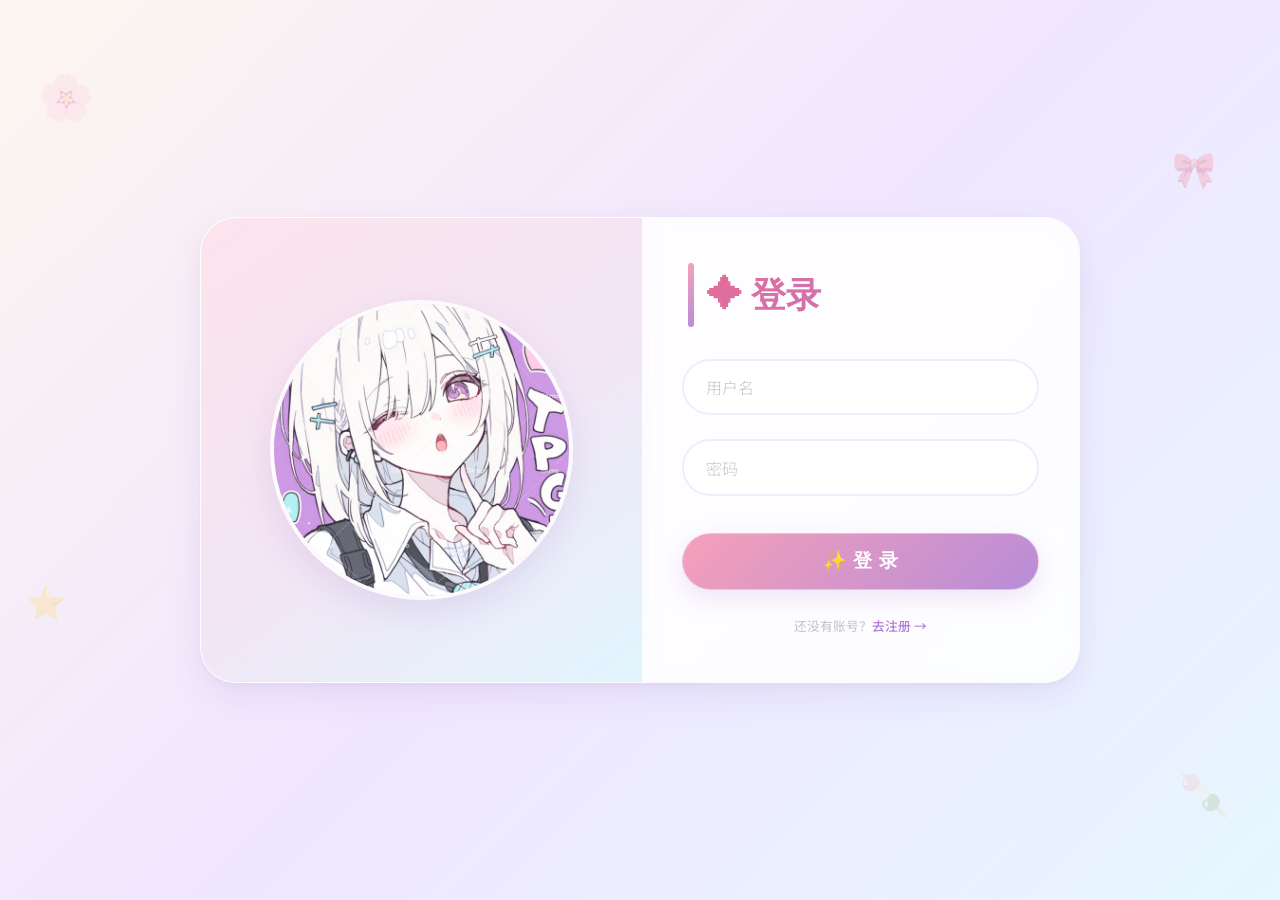
<file: index.html>
<!DOCTYPE html>
<html lang="zh-CN">
<head>
  <meta charset="UTF-8">
  <meta name="viewport" content="width=device-width, initial-scale=1.0">
  <title>🌸 登录 · 次元书屋</title>
  <link rel="stylesheet" href="assets/css/base.css">
  <style>
    /* ===== 登录页专属样式 ===== */
    body {
      display: flex;
      align-items: center;
      justify-content: center;
      padding: 1.5rem;
    }

    /* 登录卡片 */
    .login-box {
      display: flex;
      max-width: 880px;
      width: 100%;
      background: rgba(255, 255, 255, 0.55);
      backdrop-filter: blur(16px);
      -webkit-backdrop-filter: blur(16px);
      border-radius: 36px;
      box-shadow: var(--shadow-lg), var(--shadow-sm);
      overflow: hidden;
      border: 1px solid rgba(255, 255, 255, 0.7);
      transition: all 0.3s ease;
      position: relative;
      z-index: 1;
    }
    .login-box:hover {
      box-shadow: var(--shadow-hover), var(--shadow-sm);
    }

    /* 左边图片 */
    .left-img {
      flex: 1.1;
      background: linear-gradient(145deg, #fce4ec, #f3e5f5, #e1f5fe);
      display: flex;
      align-items: center;
      justify-content: center;
      padding: 2rem 1.5rem;
      min-height: 380px;
    }
    .left-img img {
      max-width: 100%;
      max-height: 300px;
      width: auto;
      height: auto;
      border-radius: 50%;
      object-fit: cover;
      box-shadow: 0 12px 32px rgba(150, 100, 180, 0.15);
      border: 4px solid rgba(255, 255, 255, 0.8);
      transition: transform 0.4s cubic-bezier(.34,1.56,.64,1), box-shadow 0.4s ease;
    }
    .left-img img:hover {
      transform: scale(1.05) rotate(-2deg);
      box-shadow: 0 18px 40px rgba(150, 100, 180, 0.2);
    }

    /* 右边表单 */
    .right-form {
      flex: 1;
      padding: 2.8rem 2.5rem;
      display: flex;
      flex-direction: column;
      justify-content: center;
      background: rgba(255, 255, 255, 0.5);
      backdrop-filter: blur(8px);
      -webkit-backdrop-filter: blur(8px);
    }
    .right-form h2 {
      font-size: 2.2rem;
      font-weight: 600;
      font-family: var(--font-display);
      letter-spacing: -0.01em;
      margin-bottom: 2rem;
      background: linear-gradient(135deg, var(--color-accent), var(--color-primary));
      -webkit-background-clip: text;
      -webkit-text-fill-color: transparent;
      background-clip: text;
      border-left: 6px solid transparent;
      padding-left: 1.2rem;
      position: relative;
    }
    .right-form h2::before {
      content: '';
      position: absolute;
      left: 0; top: 0; bottom: 0;
      width: 6px;
      background: linear-gradient(180deg, var(--color-secondary), var(--color-primary-light));
      border-radius: 3px;
    }

    .input-item {
      margin-bottom: 1.5rem;
    }
    .input-item input {
      width: 100%;
      padding: 0.9rem 1.4rem;
      font-size: 1rem;
      font-family: var(--font-sans);
      border: 2px solid rgba(176, 124, 216, 0.15);
      border-radius: 28px;
      outline: none;
      background: rgba(255, 255, 255, 0.7);
      backdrop-filter: blur(4px);
      transition: border 0.3s ease, box-shadow 0.3s ease, background 0.3s ease;
    }
    .input-item input:focus {
      border-color: var(--color-primary);
      box-shadow: 0 0 0 4px rgba(176, 124, 216, 0.12);
      background: rgba(255, 255, 255, 0.9);
    }
    .input-item input::placeholder {
      color: var(--text-muted);
      font-weight: 300;
    }

    .login-btn {
      background: linear-gradient(135deg, var(--color-secondary), var(--color-primary-light));
      color: white;
      border: none;
      padding: 0.9rem 1.8rem;
      font-size: 1.2rem;
      font-weight: 600;
      font-family: var(--font-display);
      border-radius: 40px;
      cursor: pointer;
      margin-top: 0.8rem;
      transition: all var(--transition-spring);
      box-shadow: 0 8px 24px rgba(176, 124, 216, 0.2);
      border: 1px solid rgba(255, 255, 255, 0.4);
      letter-spacing: .04em;
    }
    .login-btn:hover {
      transform: translateY(-2px) scale(1.02);
      box-shadow: 0 12px 32px rgba(176, 124, 216, 0.3);
      background: linear-gradient(135deg, #f08ca8, #a86dd0);
    }
    .login-btn:active {
      transform: translateY(1px) scale(0.98);
      box-shadow: 0 4px 12px rgba(176, 124, 216, 0.15);
    }

    .form-footer {
      margin-top: 1.5rem;
      text-align: center;
      font-size: 0.8rem;
      color: var(--text-muted);
    }
    .form-footer a {
      color: var(--color-primary);
      text-decoration: none;
      font-weight: 500;
    }
    .form-footer a:hover { text-decoration: underline; }

    /* Toast */
    #login-toast {
      position: fixed;
      top: 24px;
      left: 50%;
      transform: translateX(-50%) translateY(-20px);
      min-width: 260px;
      max-width: 90vw;
      padding: 14px 26px;
      font-family: var(--font-sans);
      font-size: 1.05rem;
      font-weight: 500;
      text-align: center;
      border-radius: 60px;
      backdrop-filter: blur(16px);
      -webkit-backdrop-filter: blur(16px);
      z-index: 9999;
      opacity: 0;
      transition: opacity 0.35s ease, transform 0.35s var(--transition-spring);
      pointer-events: none;
      letter-spacing: 0.3px;
      background: rgba(40, 30, 50, 0.85);
      border: 1px solid rgba(255, 255, 255, 0.15);
      color: white;
      box-shadow: 0 12px 32px rgba(0, 0, 0, 0.1);
    }
    #login-toast.show {
      opacity: 1;
      transform: translateX(-50%) translateY(0);
    }
    #login-toast.success {
      background: rgba(40, 60, 50, 0.9);
      border-left: 6px solid #6fcf97;
    }
    #login-toast.error {
      background: rgba(70, 40, 45, 0.9);
      border-left: 6px solid #e07373;
    }

    /* 移动端 */
    @media (max-width: 640px) {
      .login-box {
        flex-direction: column;
        border-radius: 28px;
      }
      .left-img {
        padding: 1.8rem;
        min-height: 200px;
      }
      .right-form {
        padding: 1.8rem 2rem 2.5rem;
      }
      .right-form h2 {
        font-size: 1.9rem;
      }
    }
  </style>
</head>
<body>

  <!-- 浮动装饰 -->
  <div class="deco">🌸</div>
  <div class="deco">🎀</div>
  <div class="deco">⭐</div>
  <div class="deco">🍡</div>

  <!-- 登录卡片 -->
  <div class="login-box">
    <div class="left-img">
      <img src="assets/images/IMG_20260409_223616.jpg" alt="头像">
    </div>

    <div class="right-form">
      <h2>✦ 登录</h2>
      <div class="input-item">
        <input type="text" placeholder="用户名" id="usernameInput" value="">
      </div>
      <div class="input-item">
        <input type="password" placeholder="密码" id="passwordInput" value="">
      </div>
      <button class="login-btn" id="loginButton">✨ 登 录</button>
      <div class="form-footer">
        还没有账号？<a href="register.html">去注册 →</a>
      </div>
    </div>
  </div>

  <div id="login-toast"></div>

  <script src="assets/js/utils/storage.js"></script>
  <script src="assets/js/components/toast.js"></script>
  <script>
    (function() {
      "use strict";

      const VALID_USERNAME = '张三';
      const VALID_PASSWORD = '123456';

      const usernameInput = document.getElementById('usernameInput');
      const passwordInput = document.getElementById('passwordInput');
      const loginBtn = document.getElementById('loginButton');
      const toastEl = document.getElementById('login-toast');

      let toastTimer = null;

      function showLoginToast(message, type = 'info') {
        if (toastTimer) {
          clearTimeout(toastTimer);
          toastTimer = null;
        }
        toastEl.textContent = message;
        toastEl.className = '';
        if (type === 'success') toastEl.classList.add('success');
        else if (type === 'error') toastEl.classList.add('error');
        toastEl.classList.add('show');

        toastTimer = setTimeout(() => {
          toastEl.classList.remove('show');
          toastTimer = null;
        }, 2800);
      }

      function handleLogin() {
        const username = usernameInput.value.trim();
        const password = passwordInput.value;

        if (!username) {
          showLoginToast('❓ 请输入用户名', 'error');
          return;
        }
        if (!password) {
          showLoginToast('❓ 请输入密码', 'error');
          return;
        }

        if (username === VALID_USERNAME && password === VALID_PASSWORD) {
          if (toastTimer) clearTimeout(toastTimer);
          toastEl.textContent = '✅ 登录成功！正在进入次元书屋...';
          toastEl.className = '';
          toastEl.classList.add('success', 'show');

          // 保存登录状态
          Storage.set('user', { name: VALID_USERNAME, avatar: '三' });

          setTimeout(() => {
            window.location.href = 'pages/library.html';
          }, 800);
        } else {
          let errorMsg = '';
          if (username !== VALID_USERNAME && password !== VALID_PASSWORD) {
            errorMsg = '❌ 账号和密码均错误';
          } else if (username !== VALID_USERNAME) {
            errorMsg = '❌ 账号不存在';
          } else if (password !== VALID_PASSWORD) {
            errorMsg = '❌ 密码错误';
          }
          if (!errorMsg) errorMsg = '❌ 登录失败，请检查输入';

          showLoginToast(errorMsg, 'error');

          loginBtn.style.transform = 'translateX(2px)';
          setTimeout(() => loginBtn.style.transform = '', 80);
          setTimeout(() => loginBtn.style.transform = 'translateX(-2px)', 120);
          setTimeout(() => loginBtn.style.transform = '', 200);
        }
      }

      if (loginBtn) {
        loginBtn.removeAttribute('onclick');
        loginBtn.addEventListener('click', handleLogin);
      }
      if (passwordInput) {
        passwordInput.addEventListener('keypress', (e) => {
          if (e.key === 'Enter') { e.preventDefault(); handleLogin(); }
        });
      }
      if (usernameInput) {
        usernameInput.addEventListener('keypress', (e) => {
          if (e.key === 'Enter') { e.preventDefault(); handleLogin(); }
        });
      }

      console.log('🔐 登录验证已启用 — 正确账号: 张三 / 123456');
    })();
  </script>
</body>
</html>
</file>
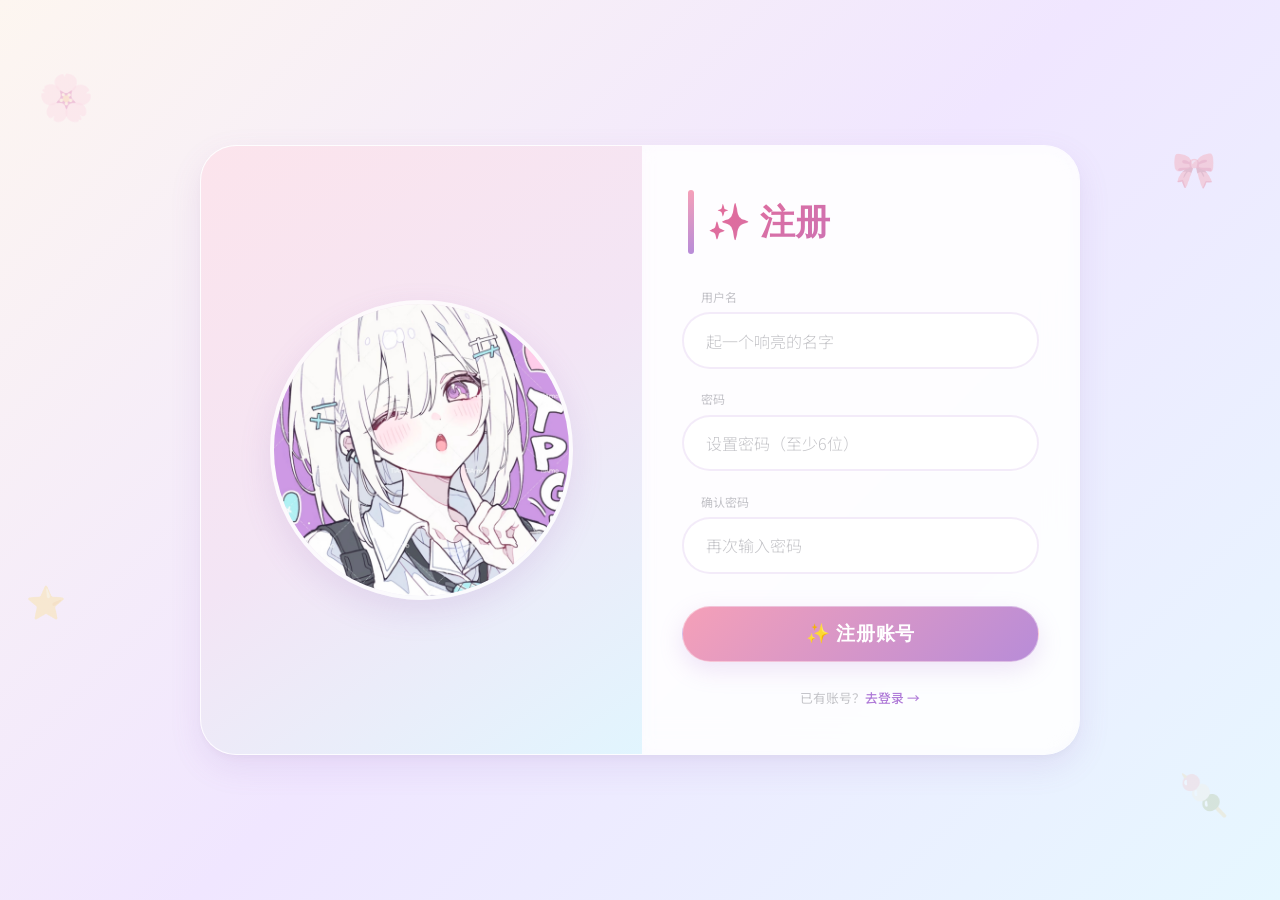
<file: register.html>
<!DOCTYPE html>
<html lang="zh-CN">
<head>
  <meta charset="UTF-8">
  <meta name="viewport" content="width=device-width, initial-scale=1.0">
  <title>✨ 注册 · 次元书屋</title>
  <link rel="stylesheet" href="assets/css/base.css">
  <style>
    body {
      display: flex;
      align-items: center;
      justify-content: center;
      padding: 1.5rem;
    }

    .register-box {
      display: flex;
      max-width: 880px;
      width: 100%;
      background: rgba(255, 255, 255, 0.55);
      backdrop-filter: blur(16px);
      -webkit-backdrop-filter: blur(16px);
      border-radius: 36px;
      box-shadow: var(--shadow-lg), var(--shadow-sm);
      overflow: hidden;
      border: 1px solid rgba(255, 255, 255, 0.7);
      transition: all 0.3s ease;
      position: relative;
      z-index: 1;
    }
    .register-box:hover {
      box-shadow: var(--shadow-hover), var(--shadow-sm);
    }

    .left-img {
      flex: 1.1;
      background: linear-gradient(145deg, #fce4ec, #f3e5f5, #e1f5fe);
      display: flex;
      align-items: center;
      justify-content: center;
      padding: 2rem 1.5rem;
      min-height: 380px;
    }
    .left-img img {
      max-width: 100%;
      max-height: 300px;
      width: auto;
      height: auto;
      border-radius: 50%;
      object-fit: cover;
      box-shadow: 0 12px 32px rgba(150, 100, 180, 0.15);
      border: 4px solid rgba(255, 255, 255, 0.8);
      transition: transform 0.4s cubic-bezier(.34,1.56,.64,1), box-shadow 0.4s ease;
    }
    .left-img img:hover {
      transform: scale(1.05) rotate(-2deg);
      box-shadow: 0 18px 40px rgba(150, 100, 180, 0.2);
    }

    .right-form {
      flex: 1;
      padding: 2.8rem 2.5rem;
      display: flex;
      flex-direction: column;
      justify-content: center;
      background: rgba(255, 255, 255, 0.5);
      backdrop-filter: blur(8px);
      -webkit-backdrop-filter: blur(8px);
    }
    .right-form h2 {
      font-size: 2.2rem;
      font-weight: 600;
      font-family: var(--font-display);
      letter-spacing: -0.01em;
      margin-bottom: 2rem;
      background: linear-gradient(135deg, var(--color-accent), var(--color-primary));
      -webkit-background-clip: text;
      -webkit-text-fill-color: transparent;
      background-clip: text;
      border-left: 6px solid transparent;
      padding-left: 1.2rem;
      position: relative;
    }
    .right-form h2::before {
      content: '';
      position: absolute;
      left: 0; top: 0; bottom: 0;
      width: 6px;
      background: linear-gradient(180deg, var(--color-secondary), var(--color-primary-light));
      border-radius: 3px;
    }

    .input-item {
      margin-bottom: 1.2rem;
    }
    .input-item input {
      width: 100%;
      padding: 0.9rem 1.4rem;
      font-size: 1rem;
      font-family: var(--font-sans);
      border: 2px solid rgba(176, 124, 216, 0.15);
      border-radius: 28px;
      outline: none;
      background: rgba(255, 255, 255, 0.7);
      backdrop-filter: blur(4px);
      transition: border 0.3s ease, box-shadow 0.3s ease, background 0.3s ease;
    }
    .input-item input:focus {
      border-color: var(--color-primary);
      box-shadow: 0 0 0 4px rgba(176, 124, 216, 0.12);
      background: rgba(255, 255, 255, 0.9);
    }
    .input-item input::placeholder {
      color: var(--text-muted);
      font-weight: 300;
    }
    .input-item label {
      display: block;
      font-size: 0.75rem;
      color: var(--text-muted);
      margin-bottom: 0.3rem;
      padding-left: 1.2rem;
    }

    .register-btn {
      background: linear-gradient(135deg, var(--color-secondary), var(--color-primary-light));
      color: white;
      border: none;
      padding: 0.9rem 1.8rem;
      font-size: 1.2rem;
      font-weight: 600;
      font-family: var(--font-display);
      border-radius: 40px;
      cursor: pointer;
      margin-top: 0.8rem;
      transition: all var(--transition-spring);
      box-shadow: 0 8px 24px rgba(176, 124, 216, 0.2);
      border: 1px solid rgba(255, 255, 255, 0.4);
      letter-spacing: .04em;
    }
    .register-btn:hover {
      transform: translateY(-2px) scale(1.02);
      box-shadow: 0 12px 32px rgba(176, 124, 216, 0.3);
      background: linear-gradient(135deg, #f08ca8, #a86dd0);
    }

    .form-footer {
      margin-top: 1.5rem;
      text-align: center;
      font-size: 0.8rem;
      color: var(--text-muted);
    }
    .form-footer a {
      color: var(--color-primary);
      text-decoration: none;
      font-weight: 500;
    }
    .form-footer a:hover { text-decoration: underline; }

    #register-toast {
      position: fixed;
      top: 24px;
      left: 50%;
      transform: translateX(-50%) translateY(-20px);
      min-width: 260px;
      max-width: 90vw;
      padding: 14px 26px;
      font-family: var(--font-sans);
      font-size: 1.05rem;
      font-weight: 500;
      text-align: center;
      border-radius: 60px;
      backdrop-filter: blur(16px);
      -webkit-backdrop-filter: blur(16px);
      z-index: 9999;
      opacity: 0;
      transition: opacity 0.35s ease, transform 0.35s var(--transition-spring);
      pointer-events: none;
      letter-spacing: 0.3px;
      background: rgba(40, 30, 50, 0.85);
      border: 1px solid rgba(255, 255, 255, 0.15);
      color: white;
      box-shadow: 0 12px 32px rgba(0, 0, 0, 0.1);
    }
    #register-toast.show { opacity: 1; transform: translateX(-50%) translateY(0); }
    #register-toast.success { background: rgba(40, 60, 50, 0.9); border-left: 6px solid #6fcf97; }
    #register-toast.error { background: rgba(70, 40, 45, 0.9); border-left: 6px solid #e07373; }

    @media (max-width: 640px) {
      .register-box { flex-direction: column; border-radius: 28px; }
      .left-img { padding: 1.8rem; min-height: 200px; }
      .right-form { padding: 1.8rem 2rem 2.5rem; }
      .right-form h2 { font-size: 1.9rem; }
    }
  </style>
</head>
<body>

  <div class="deco">🌸</div>
  <div class="deco">🎀</div>
  <div class="deco">⭐</div>
  <div class="deco">🍡</div>

  <div class="register-box">
    <div class="left-img">
      <img src="assets/images/IMG_20260409_223616.jpg" alt="头像">
    </div>

    <div class="right-form">
      <h2>✨ 注册</h2>
      <div class="input-item">
        <label>用户名</label>
        <input type="text" placeholder="起一个响亮的名字" id="regUsername" value="">
      </div>
      <div class="input-item">
        <label>密码</label>
        <input type="password" placeholder="设置密码（至少6位）" id="regPassword" value="">
      </div>
      <div class="input-item">
        <label>确认密码</label>
        <input type="password" placeholder="再次输入密码" id="regConfirm" value="">
      </div>
      <button class="register-btn" id="registerBtn">✨ 注册账号</button>
      <div class="form-footer">
        已有账号？<a href="index.html">去登录 →</a>
      </div>
    </div>
  </div>

  <div id="register-toast"></div>

  <script>
    (function() {
      "use strict";

      const regBtn = document.getElementById('registerBtn');
      const toastEl = document.getElementById('register-toast');
      let toastTimer = null;

      function showToast(message, type) {
        if (toastTimer) { clearTimeout(toastTimer); toastTimer = null; }
        toastEl.textContent = message;
        toastEl.className = '';
        if (type === 'success') toastEl.classList.add('success');
        else if (type === 'error') toastEl.classList.add('error');
        toastEl.classList.add('show');
        toastTimer = setTimeout(() => { toastEl.classList.remove('show'); toastTimer = null; }, 2800);
      }

      function validate() {
        const user = document.getElementById('regUsername').value.trim();
        const pass = document.getElementById('regPassword').value;
        const confirm = document.getElementById('regConfirm').value;

        if (!user) return '❓ 请输入用户名';
        if (user.length < 2) return '❌ 用户名至少2个字符';
        if (!pass) return '❓ 请输入密码';
        if (pass.length < 6) return '❌ 密码至少6位';
        if (pass !== confirm) return '❌ 两次密码不一致';
        return null;
      }

      regBtn.addEventListener('click', function() {
        const err = validate();
        if (err) { showToast(err, 'error'); return; }

        const user = document.getElementById('regUsername').value.trim();
        const pass = document.getElementById('regPassword').value;

        // 模拟注册（存储到 localStorage）
        const users = JSON.parse(localStorage.getItem('db_users') || '[]');
        if (users.find(u => u.name === user)) {
          showToast('❌ 用户名已被注册', 'error');
          return;
        }
        users.push({ name: user, pass: pass, createdAt: Date.now() });
        localStorage.setItem('db_users', JSON.stringify(users));

        showToast('✅ 注册成功！即将跳转登录...', 'success');
        setTimeout(() => { window.location.href = 'index.html'; }, 1200);
      });
    })();
  </script>
</body>
</html>
</file>
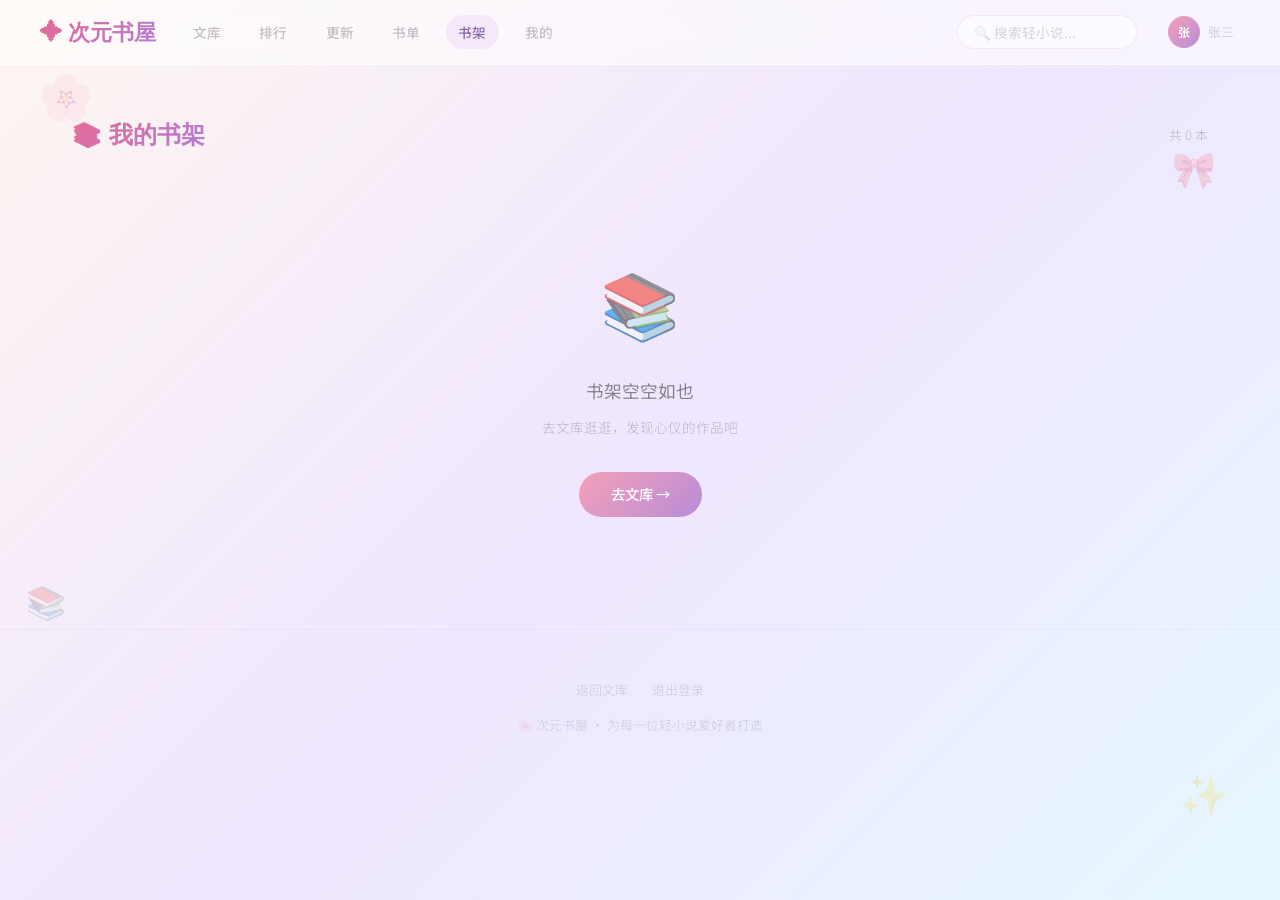
<file: pages/bookshelf.html>
<!DOCTYPE html>
<html lang="zh-CN">
<head>
<meta charset="UTF-8">
<meta name="viewport" content="width=device-width, initial-scale=1.0">
<title>📚 我的书架 · 次元书屋</title>
<link rel="stylesheet" href="../assets/css/base.css">
<link rel="stylesheet" href="../assets/css/layout.css">
<link rel="stylesheet" href="../assets/css/pages/bookshelf.css">
</head>
<body>

<div class="deco">🌸</div>
<div class="deco">🎀</div>
<div class="deco">📚</div>
<div class="deco">✨</div>

<div class="content">

<nav class="navbar">
  <div class="nav-inner">
    <a href="./library.html" class="nav-logo">✦ 次元书屋</a>
    <div class="nav-links">
      <a href="./library.html">文库</a>
      <a href="./ranking.html">排行</a>
      <a href="./update-calendar.html">更新</a>
      <a href="./booklists.html">书单</a>
      <a href="./bookshelf.html" class="active">书架</a>
      <a href="./user.html">我的</a>
    </div>
    <div class="nav-search">
      <div class="search-wrap">
        <input type="text" id="searchInput" placeholder="🔍 搜索轻小说..." onkeydown="handleNavSearch(event)">
      </div>
    </div>
    <div class="nav-user">
      <span class="avatar">三</span>
      <span>张三</span>
    </div>
  </div>
</nav>

<section class="section">
  <div class="section-header">
    <h2>📚 我的书架</h2>
    <span style="font-size:.8rem;color:rgba(61,61,74,.3);font-weight:300;" id="shelfCount">共 0 本</span>
  </div>

  <!-- 继续阅读 -->
  <div class="continue-reading" id="continueReading"></div>

  <!-- 书架网格 -->
  <div class="shelf-grid" id="shelfGrid"></div>

  <!-- 空状态 -->
  <div class="empty-state" id="emptyState" style="display:none;">
    <div class="empty-icon">📚</div>
    <p>书架空空如也</p>
    <p class="empty-sub">去文库逛逛，发现心仪的作品吧</p>
    <a href="./library.html" class="empty-btn">去文库 →</a>
  </div>
</section>

<footer class="footer">
  <div class="footer-links">
    <a href="./library.html">返回文库</a>
    <a href="../index.html">退出登录</a>
  </div>
  <p>🌸 次元书屋 · 为每一位轻小说爱好者打造</p>
</footer>

</div>

<div id="toast"></div>

<script src="../assets/js/utils/storage.js"></script>
<script src="../assets/js/utils/formatter.js"></script>
<script src="../assets/js/components/toast.js"></script>
<script src="../assets/js/core/state.js"></script>
<script src="../assets/js/components/user-init.js"></script>
<script src="../assets/js/data/novels.js"></script>
<script src="../assets/js/pages/bookshelf.js"></script>
</body>
</html>
</file>
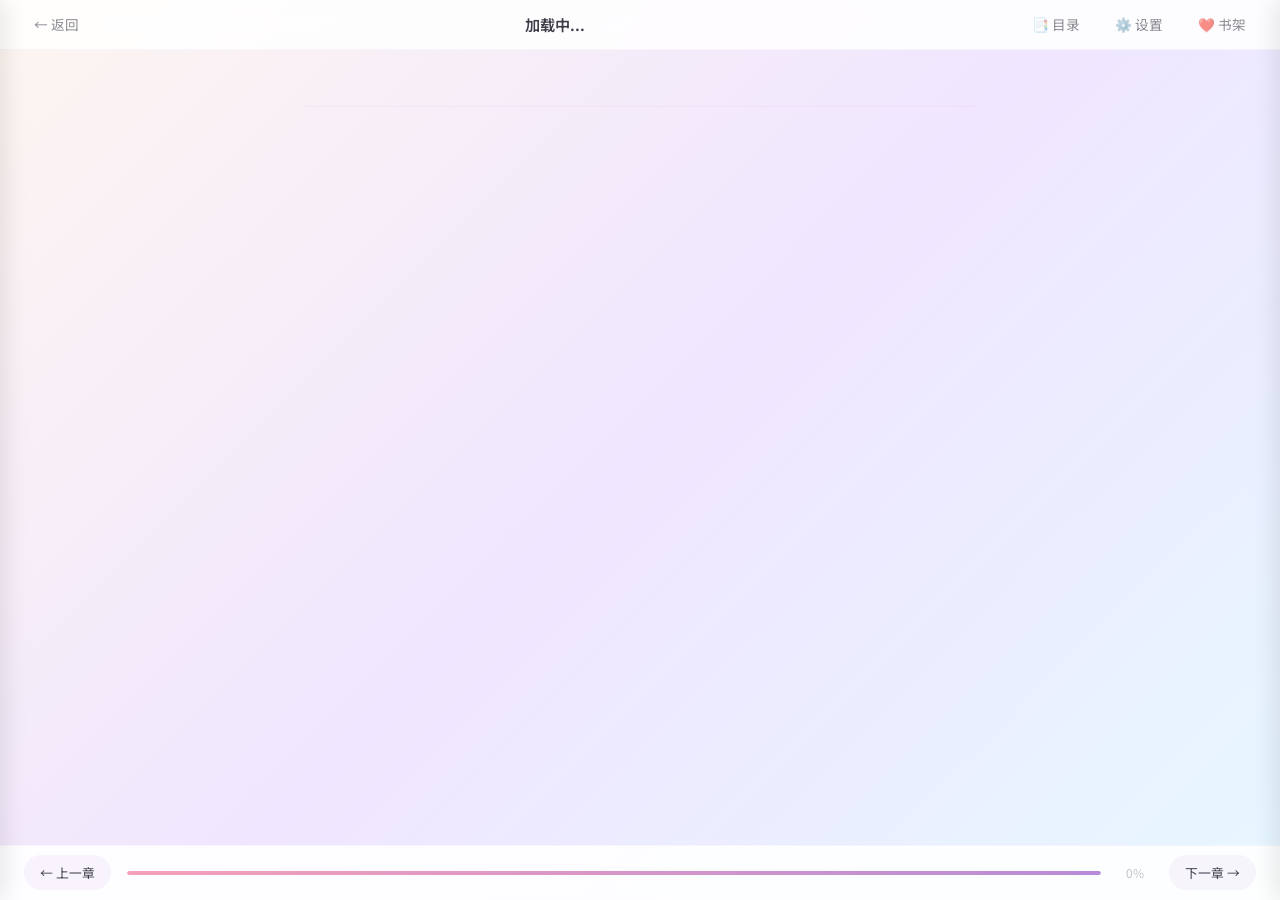
<file: pages/reader.html>
<!DOCTYPE html>
<html lang="zh-CN">
<head>
<meta charset="UTF-8">
<meta name="viewport" content="width=device-width, initial-scale=1.0">
<title>📖 阅读器 · 次元书屋</title>
<link rel="stylesheet" href="../assets/css/base.css">
<link rel="stylesheet" href="../assets/css/pages/reader.css">
</head>
<body id="readerBody">

<!-- 顶部工具栏 -->
<div class="reader-toolbar" id="toolbar">
  <button class="tool-btn" onclick="goBack()">← 返回</button>
  <span class="tool-title" id="novelTitle">加载中...</span>
  <button class="tool-btn" onclick="toggleCatalog()">📑 目录</button>
  <button class="tool-btn" onclick="toggleSettings()">⚙️ 设置</button>
  <button class="tool-btn" id="btnBookshelf" onclick="addCurrentToBookshelf()">❤️ 书架</button>
</div>

<!-- 章节目录抽屉 -->
<div class="catalog-drawer" id="catalogDrawer">
  <div class="catalog-header">
    <h3>📑 章节目录</h3>
    <button class="close-drawer" onclick="toggleCatalog()">✕</button>
  </div>
  <div class="catalog-list" id="catalogList"></div>
</div>
<div class="drawer-overlay" id="drawerOverlay" onclick="toggleCatalog()"></div>

<!-- 设置面板 -->
<div class="settings-panel" id="settingsPanel">
  <div class="settings-header">
    <h3>⚙️ 阅读设置</h3>
    <button class="close-drawer" onclick="toggleSettings()">✕</button>
  </div>
  <div class="settings-body">
    <div class="setting-item">
      <label>字体大小</label>
      <div class="setting-control">
        <button onclick="changeFontSize(-1)">A-</button>
        <span id="fontSizeVal">18</span>
        <button onclick="changeFontSize(1)">A+</button>
      </div>
    </div>
    <div class="setting-item">
      <label>行间距</label>
      <div class="setting-control">
        <button onclick="changeLineHeight(-0.2)">-</button>
        <span id="lineHeightVal">1.8</span>
        <button onclick="changeLineHeight(0.2)">+</button>
      </div>
    </div>
    <div class="setting-item">
      <label>背景主题</label>
      <div class="theme-options">
        <span class="theme-dot" style="background:#fffbe6" data-theme="light" onclick="setTheme('light')" title="浅色"></span>
        <span class="theme-dot" style="background:#f5e6c8" data-theme="sepia" onclick="setTheme('sepia')" title="羊皮纸"></span>
        <span class="theme-dot" style="background:#2d2d3a" data-theme="dark" onclick="setTheme('dark')" title="夜间"></span>
        <span class="theme-dot" style="background:#e8f5e9" data-theme="green" onclick="setTheme('green')" title="护眼"></span>
      </div>
    </div>
    <div class="setting-item">
      <label>字体选择</label>
      <div class="setting-control" id="fontFamilyControl">
        <button class="font-btn active" onclick="setFontFamily('sans')" id="btnFontSans">默认</button>
        <button class="font-btn" onclick="setFontFamily('serif')" id="btnFontSerif">宋体</button>
        <button class="font-btn" onclick="setFontFamily('kai')" id="btnFontKai">楷体</button>
      </div>
    </div>
    <div class="setting-item">
      <label>翻页方式</label>
      <div class="setting-control">
        <button class="mode-btn active" onclick="setScrollMode('scroll')" id="btnScroll">滚动</button>
        <button class="mode-btn" onclick="setScrollMode('page')" id="btnPage">分页</button>
      </div>
    </div>
  </div>
</div>
<div class="drawer-overlay" id="settingsOverlay" onclick="toggleSettings()"></div>

<!-- 阅读内容区 -->
<div class="reader-content" id="readerContent">
  <div class="chapter-info" id="chapterInfo"></div>
  <div class="chapter-text" id="chapterText"></div>
</div>

<!-- 底部导航 -->
<div class="reader-footer" id="readerFooter">
  <button class="nav-btn" onclick="prevChapter()" id="btnPrev">← 上一章</button>
  <span class="progress-bar"><span id="progressFill"></span></span>
  <span class="progress-text" id="progressText">0%</span>
  <button class="nav-btn" onclick="nextChapter()" id="btnNext">下一章 →</button>
</div>

<!-- 章节评论 -->
<div class="chapter-comments" id="chapterComments" style="max-width:800px;margin:0 auto;padding:1.5rem 2rem;"></div>

<!-- 快捷翻页区域（点击左右边缘） -->
<div class="click-zone click-left" onclick="prevChapter()"></div>
<div class="click-zone click-right" onclick="nextChapter()"></div>

<!-- 返回顶部 -->
<button class="back-top" id="backTop" onclick="scrollToTop()">↑</button>

<!-- Toast -->
<div id="toast"></div>

<script src="../assets/js/utils/storage.js"></script>
<script src="../assets/js/utils/formatter.js"></script>
<script src="../assets/js/components/toast.js"></script>
<script src="../assets/js/core/state.js"></script>
<script src="../assets/js/components/user-init.js"></script>
<script src="../assets/js/components/comments.js"></script>
<script src="../assets/js/pages/reader.js"></script>
</body>
</html>
</file>
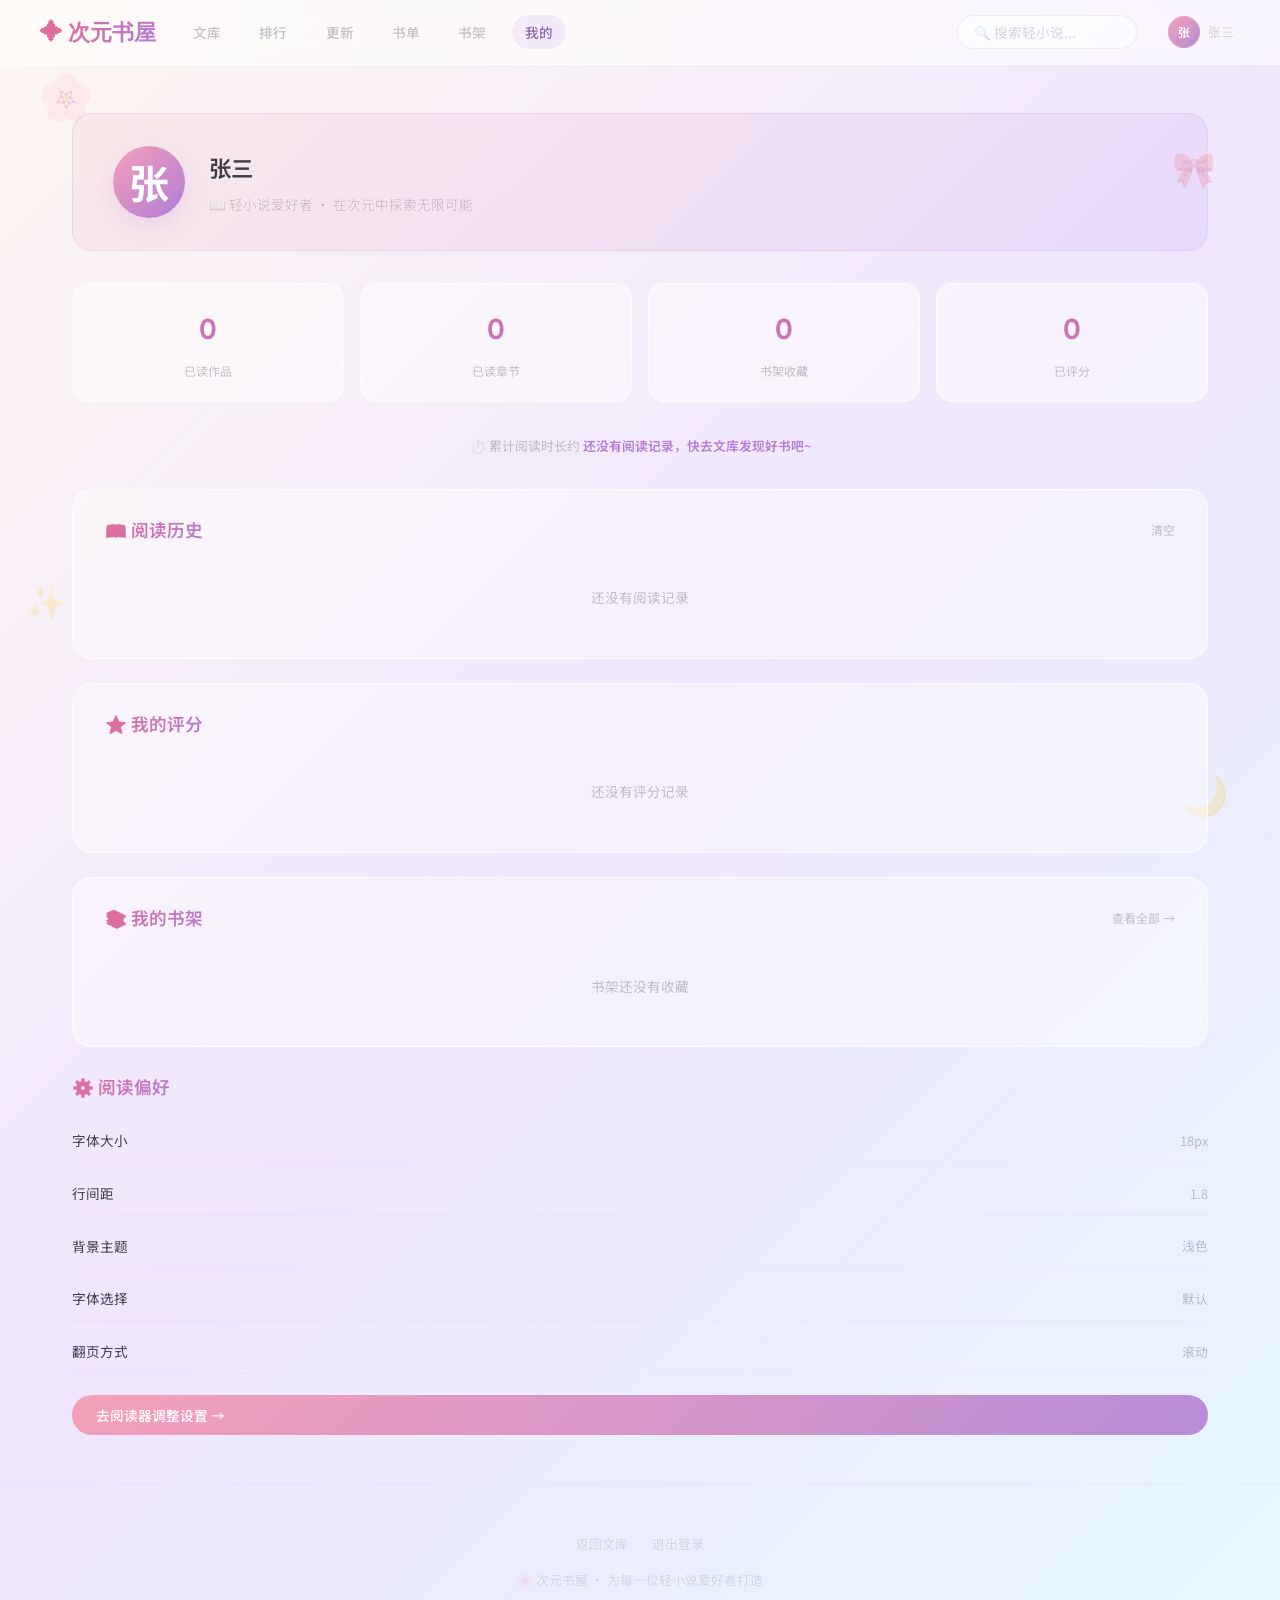
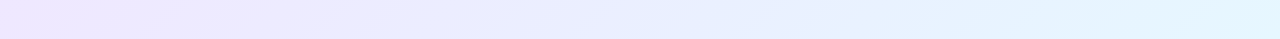
<file: pages/user.html>
<!DOCTYPE html>
<html lang="zh-CN">
<head>
<meta charset="UTF-8">
<meta name="viewport" content="width=device-width, initial-scale=1.0">
<title>👤 个人中心 · 次元书屋</title>
<link rel="stylesheet" href="../assets/css/base.css">
<link rel="stylesheet" href="../assets/css/layout.css">
<link rel="stylesheet" href="../assets/css/pages/user.css">
</head>
<body>

<div class="deco">🌸</div>
<div class="deco">🎀</div>
<div class="deco">✨</div>
<div class="deco">🌙</div>

<div class="content">

<nav class="navbar">
  <div class="nav-inner">
    <a href="./library.html" class="nav-logo">✦ 次元书屋</a>
    <div class="nav-links">
      <a href="./library.html">文库</a>
      <a href="./ranking.html">排行</a>
      <a href="./update-calendar.html">更新</a>
      <a href="./booklists.html">书单</a>
      <a href="./bookshelf.html">书架</a>
      <a href="./user.html" class="active">我的</a>
    </div>
    <div class="nav-search">
      <div class="search-wrap">
        <input type="text" id="searchInput" placeholder="🔍 搜索轻小说..." onkeydown="handleNavSearch(event)">
      </div>
    </div>
    <div class="nav-user">
      <span class="avatar">三</span>
      <span>张三</span>
    </div>
  </div>
</nav>

<section class="section">
  <!-- 用户信息卡片 -->
  <div class="user-card">
    <div class="user-avatar">三</div>
    <div class="user-info">
      <h2>张三</h2>
      <p class="user-bio">📖 轻小说爱好者 · 在次元中探索无限可能</p>
    </div>
  </div>

  <!-- 统计面板 -->
  <div class="stats-panel">
    <div class="stat-item" onclick="location.href='./bookshelf.html'" style="cursor:pointer">
      <div class="stat-num" id="statBooks">0</div>
      <div class="stat-label">已读作品</div>
    </div>
    <div class="stat-item" onclick="location.href='./bookshelf.html'" style="cursor:pointer">
      <div class="stat-num" id="statChapters">0</div>
      <div class="stat-label">已读章节</div>
    </div>
    <div class="stat-item" onclick="location.href='./bookshelf.html'" style="cursor:pointer">
      <div class="stat-num" id="statShelf">0</div>
      <div class="stat-label">书架收藏</div>
    </div>
    <div class="stat-item" style="cursor:default">
      <div class="stat-num" id="statRatings">0</div>
      <div class="stat-label">已评分</div>
    </div>
  </div>

  <!-- 阅读时长 -->
  <div style="text-align:center;margin-bottom:2rem;font-size:0.8rem;color:var(--text-muted);">
    ⏱️ 累计阅读时长约 <span id="readTime" style="font-weight:600;color:var(--color-primary);">0</span>
  </div>

  <!-- 阅读历史 -->
  <div class="panel">
    <div class="panel-header">
      <h3>📖 阅读历史</h3>
      <a href="javascript:clearHistory()" class="panel-action" id="clearHistoryBtn">清空</a>
    </div>
    <div class="history-list" id="historyList"></div>
    <div class="empty-mini" id="emptyHistory" style="display:none;">
      <p>还没有阅读记录</p>
    </div>
  </div>

  <!-- 我的评分 -->
  <div class="panel">
    <div class="panel-header">
      <h3>⭐ 我的评分</h3>
      <a href="javascript:clearRatings()" class="panel-action" id="clearRatingsBtn" style="display:none;">清空</a>
    </div>
    <div class="rating-list" id="ratingList"></div>
    <div class="empty-mini" id="emptyRating" style="display:none;">
      <p>还没有评分记录</p>
    </div>
  </div>

  <!-- 我的书架快捷入口 -->
  <div class="panel" id="shelfPanel">
    <div class="panel-header">
      <h3>📚 我的书架</h3>
      <a href="./bookshelf.html" class="panel-action">查看全部 →</a>
    </div>
    <div class="shelf-mini" id="shelfMini"></div>
    <div class="empty-mini" id="emptyShelf" style="display:none;">
      <p>书架还没有收藏</p>
    </div>
  </div>
    <div class="panel-header">
      <h3>⚙️ 阅读偏好</h3>
    </div>
    <div class="pref-list">
      <div class="pref-item">
        <span>字体大小</span>
        <span class="pref-val" id="prefFontSize">18px</span>
      </div>
      <div class="pref-item">
        <span>行间距</span>
        <span class="pref-val" id="prefLineHeight">1.8</span>
      </div>
      <div class="pref-item">
        <span>背景主题</span>
        <span class="pref-val" id="prefTheme">浅色</span>
      </div>
      <div class="pref-item">
        <span>字体选择</span>
        <span class="pref-val" id="prefFontFamily">默认</span>
      </div>
      <div class="pref-item">
        <span>翻页方式</span>
        <span class="pref-val" id="prefScrollMode">滚动</span>
      </div>
      <a href="reader.html?id=1" class="pref-btn">去阅读器调整设置 →</a>
    </div>
  </div>
</section>

<footer class="footer">
  <div class="footer-links">
    <a href="./library.html">返回文库</a>
    <a href="../index.html">退出登录</a>
  </div>
  <p>🌸 次元书屋 · 为每一位轻小说爱好者打造</p>
</footer>

</div>

<div id="toast"></div>

<script src="../assets/js/utils/storage.js"></script>
<script src="../assets/js/utils/formatter.js"></script>
<script src="../assets/js/components/toast.js"></script>
<script src="../assets/js/core/state.js"></script>
<script src="../assets/js/components/user-init.js"></script>
<script src="../assets/js/data/novels.js"></script>
<script src="../assets/js/pages/user.js"></script>
</body>
</html>
</file>
<file: assets/css/base.css>
@import url('https://fonts.googleapis.com/css2?family=Noto+Sans+SC:wght@300;400;500;700&family=Quicksand:wght@300;400;500;600;700&display=swap');

/* ============================================================
   次元书屋 · 基础样式系统 (base.css)
   作用：CSS变量、重置、字体、通用工具类、浮动装饰、入场动画
   ============================================================ */

/* ---------- CSS 变量系统 ---------- */
:root {
  /* 主色调 */
  --color-primary:       #b07cd8;
  --color-primary-light: #b88cd8;
  --color-secondary:     #f5a0b8;
  --color-accent:        #e86a92;
  --color-accent-blue:   #6ab0e8;
  --color-gold:          #f5b342;
  --color-success:       #4caf50;

  /* 背景 */
  --bg-gradient:    linear-gradient(135deg, #fdf6f0 0%, #f0e6ff 50%, #e6f7ff 100%);
  --bg-card:        rgba(255, 255, 255, 0.55);
  --bg-card-hover:  rgba(255, 255, 255, 0.65);
  --bg-solid:       #ffffff;

  /* 文字色阶 */
  --text-primary:   #3d3d4a;
  --text-secondary: rgba(61, 61, 74, 0.6);
  --text-muted:     rgba(61, 61, 74, 0.3);
  --text-ghost:     rgba(61, 61, 74, 0.2);
  --text-white:     #ffffff;

  /* 字体 */
  --font-sans:    'Noto Sans SC', 'Quicksand', sans-serif;
  --font-display: 'Quicksand', sans-serif;

  /* 圆角 */
  --radius-sm:  8px;
  --radius-md:  12px;
  --radius-lg:  16px;
  --radius-xl:  24px;
  --radius-2xl: 36px;
  --radius-full: 100px;

  /* 阴影 */
  --shadow-xs:   0 2px 4px  rgba(0,0,0,0.02);
  --shadow-sm:   0 4px 8px  rgba(0,0,0,0.03);
  --shadow-md:   0 8px 24px rgba(150,100,180,0.1);
  --shadow-lg:   0 12px 32px rgba(150,100,180,0.12);
  --shadow-xl:   0 20px 48px rgba(150,100,180,0.14);
  --shadow-hover:0 24px 56px rgba(150,100,180,0.18);

  /* 过渡 */
  --transition-fast:   0.2s ease;
  --transition-base:   0.3s ease;
  --transition-spring: 0.3s cubic-bezier(.34, 1.56, .64, 1);
  --transition-smooth: 0.7s cubic-bezier(.22, 1, .36, 1);
}

/* ---------- 重置 ---------- */
*, *::before, *::after {
  margin: 0;
  padding: 0;
  box-sizing: border-box;
}

html {
  scroll-behavior: smooth;
  -webkit-font-smoothing: antialiased;
}

body {
  font-family: var(--font-sans);
  background: var(--bg-gradient);
  min-height: 100vh;
  color: var(--text-primary);
  line-height: 1.8;
  overflow-x: hidden;
}

a {
  color: inherit;
  text-decoration: none;
}

img {
  max-width: 100%;
  display: block;
}

button {
  font-family: inherit;
  cursor: pointer;
  border: none;
  outline: none;
}

input, textarea {
  font-family: inherit;
  outline: none;
}

/* ---------- 浮动装饰 ---------- */
.deco {
  position: fixed;
  pointer-events: none;
  z-index: 0;
  opacity: 0.2;
  font-size: 2rem;
  animation: float 8s ease-in-out infinite;
  user-select: none;
}
.deco:nth-child(1) { top: 6%;  left: 3%;  font-size: 2.8rem; animation-delay: 0s;    }
.deco:nth-child(2) { top: 15%; right: 5%; font-size: 2.2rem; animation-delay: 1.2s;  }
.deco:nth-child(3) { bottom:30%; left: 2%;  font-size: 2rem;   animation-delay: 2.8s;  }
.deco:nth-child(4) { bottom:8%;  right: 4%;  font-size: 2.5rem; animation-delay: 3.5s;  }
.deco:nth-child(5) { top: 50%;  left: 95%;  font-size: 1.6rem; animation-delay: 4.5s;  }
.deco:nth-child(6) { top: 70%;  left: 1%;   font-size: 1.8rem; animation-delay: 5.2s;  }

@keyframes float {
  0%, 100% { transform: translateY(0) rotate(0deg);   }
  50%      { transform: translateY(-18px) rotate(6deg); }
}

/* ---------- 入场动画 ---------- */
.a-l   { opacity: 0; transform: translateX(-50px); transition: all var(--transition-smooth); }
.a-r   { opacity: 0; transform: translateX(50px);  transition: all var(--transition-smooth); }
.a-b   { opacity: 0; transform: translateY(30px);  transition: all var(--transition-smooth); }
.a-zb  { opacity: 0; transform: scale(0.7);        transition: all var(--transition-smooth); }
.a-visible { opacity: 1; transform: translate(0) scale(1); }

.d1 { transition-delay: .05s; }  .d2 { transition-delay: .1s;  }
.d3 { transition-delay: .15s; } .d4 { transition-delay: .2s;  }
.d5 { transition-delay: .25s; }  .d6 { transition-delay: .3s;  }
.d7 { transition-delay: .35s; } .d8 { transition-delay: .4s;  }

/* ---------- 通用工具类 ---------- */
.hidden      { display: none !important; }
.invisible   { visibility: hidden; }
.blur-bg {
  background: rgba(255, 255, 255, 0.55);
  backdrop-filter: blur(16px);
  -webkit-backdrop-filter: blur(16px);
  border: 1px solid rgba(255, 255, 255, 0.7);
}
.text-gradient {
  background: linear-gradient(135deg, var(--color-accent), var(--color-primary), var(--color-accent-blue));
  -webkit-background-clip: text;
  -webkit-text-fill-color: transparent;
  background-clip: text;
}
.text-center { text-align: center; }
.flex-center {
  display: flex;
  align-items: center;
  justify-content: center;
}
.container {
  max-width: 1200px;
  margin: 0 auto;
  padding: 0 2rem;
}

/* ---------- 自定义滚动条 ---------- */
::-webkit-scrollbar { width: 6px; height: 6px; }
::-webkit-scrollbar-track { background: transparent; }
::-webkit-scrollbar-thumb { background: rgba(176,124,216,0.25); border-radius: 100px; }
::-webkit-scrollbar-thumb:hover { background: rgba(176,124,216,0.4); }

/* ---------- 页面内容入场动画 ---------- */
.section {
  opacity: 0;
  transform: translateY(24px);
  animation: fadeInUp 0.7s cubic-bezier(.22, 1, .36, 1) forwards;
}
.section:nth-of-type(1) { animation-delay: 0s; }
.section:nth-of-type(2) { animation-delay: 0.08s; }
.section:nth-of-type(3) { animation-delay: 0.16s; }
.section:nth-of-type(4) { animation-delay: 0.24s; }
.section:nth-of-type(5) { animation-delay: 0.32s; }
@keyframes fadeInUp {
  to { opacity: 1; transform: translateY(0); }
}

/* ---------- 响应式断点 ---------- */
@media (max-width: 768px) {
  .container { padding: 0 1rem; }
}
@media (max-width: 640px) {
  .container { padding: 0 0.75rem; }
}
</file>
<file: assets/css/layout.css>
/* ============================================================
   次元书屋 · 布局骨架 (layout.css)
   作用：导航栏、页脚、内容区、Sticky布局
   ============================================================ */

/* ---------- 导航栏 ---------- */
.navbar {
  position: sticky;
  top: 0;
  z-index: 100;
  background: rgba(255,255,255,0.55);
  backdrop-filter: blur(20px);
  -webkit-backdrop-filter: blur(20px);
  border-bottom: 1px solid rgba(255,255,255,0.6);
  padding: 0 2rem;
}

.nav-inner {
  max-width: 1200px;
  margin: 0 auto;
  display: flex;
  align-items: center;
  height: 64px;
  gap: 1.5rem;
}

.nav-logo {
  font-family: var(--font-display);
  font-size: 1.4rem;
  font-weight: 700;
  background: linear-gradient(135deg, var(--color-accent), var(--color-primary));
  -webkit-background-clip: text;
  -webkit-text-fill-color: transparent;
  background-clip: text;
  white-space: nowrap;
  text-decoration: none;
}

.nav-links {
  display: flex;
  gap: 0.8rem;
  flex-wrap: wrap;
}

.nav-links a {
  text-decoration: none;
  color: var(--text-muted);
  font-size: 0.85rem;
  font-weight: 500;
  padding: 0.3rem 0.8rem;
  border-radius: var(--radius-full);
  transition: all var(--transition-fast);
}

.nav-links a:hover,
.nav-links a.active {
  background: rgba(176,124,216,0.12);
  color: #8b6ab0;
}

.nav-search {
  margin-left: auto;
  display: flex;
  align-items: center;
  gap: 0.5rem;
}

.nav-search input {
  border: 1.5px solid rgba(176,124,216,0.15);
  border-radius: var(--radius-full);
  padding: 0.4rem 1rem;
  font-size: 0.85rem;
  font-family: inherit;
  background: rgba(255,255,255,0.6);
  outline: none;
  width: 180px;
  transition: all var(--transition-fast);
}

.nav-search input:focus {
  border-color: var(--color-primary);
  width: 220px;
  box-shadow: 0 0 0 3px rgba(176,124,216,0.08);
}

.nav-search input::placeholder {
  color: var(--text-ghost);
}

/* --- 搜索下拉面板 --- */
.search-wrap {
  position: relative;
}
.search-clear {
  position: absolute;
  right: 8px;
  top: 50%;
  transform: translateY(-50%);
  width: 18px;
  height: 18px;
  border-radius: 50%;
  border: none;
  background: rgba(61,61,74,0.1);
  color: rgba(61,61,74,0.4);
  font-size: 0.7rem;
  cursor: pointer;
  display: flex;
  align-items: center;
  justify-content: center;
  transition: all 0.2s ease;
  padding: 0;
}
.search-clear:hover {
  background: rgba(61,61,74,0.2);
  color: rgba(61,61,74,0.6);
}
.search-panel {
  position: absolute;
  top: calc(100% + 8px);
  left: 0;
  right: 0;
  background: rgba(255,255,255,0.92);
  backdrop-filter: blur(20px);
  -webkit-backdrop-filter: blur(20px);
  border: 1px solid rgba(176,124,216,0.12);
  border-radius: 16px;
  box-shadow: 0 12px 40px rgba(150,100,180,0.12);
  z-index: 150;
  padding: 0.8rem 0;
  max-height: 400px;
  overflow-y: auto;
  opacity: 0;
  transform: translateY(-8px);
  pointer-events: none;
  transition: all 0.3s cubic-bezier(.22,1,.36,1);
}
.search-panel.show {
  opacity: 1;
  transform: translateY(0);
  pointer-events: auto;
}
.search-section {
  padding: 0.4rem 1rem;
}
.search-section + .search-section {
  border-top: 1px solid rgba(176,124,216,0.06);
}
.search-section-title {
  font-size: 0.7rem;
  color: var(--text-muted);
  font-weight: 500;
  margin-bottom: 0.5rem;
  display: flex;
  justify-content: space-between;
  align-items: center;
}
.clear-history {
  font-size: 0.65rem;
  color: var(--text-ghost);
  cursor: pointer;
  transition: color 0.2s ease;
}
.clear-history:hover {
  color: #e07373;
}

/* 搜索建议 */
.search-suggestion-item {
  display: flex;
  align-items: center;
  gap: 0.6rem;
  padding: 0.4rem 0.6rem;
  border-radius: 10px;
  cursor: pointer;
  transition: all 0.2s ease;
  font-size: 0.85rem;
}
.search-suggestion-item:hover {
  background: rgba(176,124,216,0.08);
}
.search-suggestion-item img {
  width: 28px;
  height: 40px;
  border-radius: 4px;
  object-fit: cover;
  flex-shrink: 0;
}
.search-suggestion-item .sg-info {
  flex: 1;
  min-width: 0;
}
.search-suggestion-item .sg-title {
  font-weight: 500;
  white-space: nowrap;
  overflow: hidden;
  text-overflow: ellipsis;
}
.search-suggestion-item .sg-author {
  font-size: 0.7rem;
  color: var(--text-muted);
}
.search-suggestion-item .sg-match {
  font-size: 0.7rem;
  color: var(--color-primary);
  white-space: nowrap;
}

/* 搜索历史和热门 */
.search-tag-list {
  display: flex;
  flex-wrap: wrap;
  gap: 0.4rem;
}
.search-tag {
  padding: 0.25rem 0.8rem;
  border-radius: 100px;
  font-size: 0.8rem;
  background: rgba(176,124,216,0.06);
  color: #8b6ab0;
  border: 1px solid rgba(176,124,216,0.1);
  cursor: pointer;
  transition: all 0.2s ease;
}
.search-tag:hover {
  background: rgba(176,124,216,0.15);
  border-color: rgba(176,124,216,0.25);
}
.search-tag.history::before {
  content: '🕐 ';
  font-size: 0.7rem;
}
.search-tag.hot::before {
  content: '🔥 ';
  font-size: 0.7rem;
}

/* 搜索结果高亮 */
.highlight {
  background: linear-gradient(180deg, transparent 60%, rgba(245,160,184,0.3) 60%);
  font-weight: 600;
}

/* 搜索排序栏 */
.search-sort-bar {
  display: flex;
  gap: 0.8rem;
  align-items: center;
  margin-bottom: 1rem;
  font-size: 0.8rem;
}
.search-sort-bar label {
  color: var(--text-muted);
}
.search-sort-btn {
  padding: 0.2rem 0.6rem;
  border-radius: 100px;
  border: 1px solid rgba(176,124,216,0.15);
  background: rgba(176,124,216,0.05);
  color: var(--text-muted);
  font-size: 0.75rem;
  cursor: pointer;
  transition: all 0.2s ease;
  font-family: inherit;
}
.search-sort-btn:hover, .search-sort-btn.active {
  background: rgba(176,124,216,0.15);
  color: #8b6ab0;
  border-color: rgba(176,124,216,0.3);
}

.nav-user {
  display: flex;
  align-items: center;
  gap: 0.5rem;
  font-size: 0.8rem;
  color: var(--text-ghost);
  white-space: nowrap;
  cursor: pointer;
  padding: 0.2rem 0.4rem;
  border-radius: var(--radius-full);
  transition: all var(--transition-fast);
}

.nav-user:hover {
  background: rgba(176,124,216,0.08);
}

.nav-user .avatar {
  width: 32px;
  height: 32px;
  border-radius: 50%;
  background: linear-gradient(135deg, var(--color-secondary), var(--color-primary-light));
  display: flex;
  align-items: center;
  justify-content: center;
  color: #fff;
  font-size: 0.75rem;
  font-weight: 600;
  flex-shrink: 0;
  transition: all var(--transition-fast);
  overflow: hidden;
}

.nav-user:hover .avatar {
  transform: scale(1.08);
  box-shadow: 0 4px 12px rgba(176,124,216,0.2);
}

/* ---------- 页脚 ---------- */
.footer {
  text-align: center;
  padding: 3rem 2rem;
  font-size: 0.8rem;
  color: var(--text-ghost);
  border-top: 1px solid rgba(176,124,216,0.08);
  font-weight: 300;
}

.footer .footer-links {
  display: flex;
  justify-content: center;
  gap: 1.5rem;
  margin-bottom: 0.8rem;
}

.footer .footer-links a {
  color: var(--text-ghost);
  text-decoration: none;
  transition: color var(--transition-fast);
}

.footer .footer-links a:hover {
  color: #8b6ab0;
}

/* ---------- 内容区 ---------- */
.content {
  position: relative;
  z-index: 1;
}

.section {
  max-width: 1200px;
  margin: 0 auto;
  padding: 3rem 2rem;
}

.section-header {
  display: flex;
  align-items: center;
  justify-content: space-between;
  margin-bottom: 1.5rem;
  flex-wrap: wrap;
  gap: 0.5rem;
}

.section-header h2 {
  font-family: var(--font-display);
  font-size: 1.5rem;
  font-weight: 600;
  background: linear-gradient(135deg, var(--color-accent), var(--color-primary));
  -webkit-background-clip: text;
  -webkit-text-fill-color: transparent;
  background-clip: text;
}

.section-header .more {
  font-size: 0.8rem;
  color: var(--text-ghost);
  text-decoration: none;
  transition: color var(--transition-fast);
}

.section-header .more:hover {
  color: #8b6ab0;
}

/* ---------- 两栏布局 ---------- */
.two-col {
  display: grid;
  grid-template-columns: 1fr 1fr;
  gap: 2rem;
}

/* ---------- 用户编辑弹窗 ---------- */
.user-edit-modal {
  position: fixed;
  inset: 0;
  z-index: 1000;
  display: none;
  align-items: center;
  justify-content: center;
  opacity: 0;
  transition: opacity 0.3s ease;
}
.user-edit-modal.show {
  opacity: 1;
}
.user-edit-modal.show .user-edit-panel {
  transform: translateY(0) scale(1);
}
.user-edit-overlay {
  position: absolute;
  inset: 0;
  background: rgba(0,0,0,0.25);
  backdrop-filter: blur(4px);
}
.user-edit-panel {
  position: relative;
  background: rgba(255,255,255,0.95);
  backdrop-filter: blur(20px);
  border-radius: var(--radius-xl);
  border: 1px solid rgba(255,255,255,0.8);
  box-shadow: var(--shadow-xl);
  width: 400px;
  max-width: 90vw;
  max-height: 85vh;
  overflow-y: auto;
  transform: translateY(20px) scale(0.96);
  transition: all 0.3s cubic-bezier(.22,1,.36,1);
}
.user-edit-header {
  display: flex;
  justify-content: space-between;
  align-items: center;
  padding: 1.2rem 1.5rem;
  border-bottom: 1px solid rgba(176,124,216,0.08);
}
.user-edit-header h3 {
  font-size: 1.1rem;
  font-weight: 600;
  color: var(--text-primary);
}
.user-edit-close {
  width: 32px;
  height: 32px;
  border-radius: 50%;
  border: none;
  background: rgba(176,124,216,0.08);
  color: var(--text-muted);
  font-size: 1rem;
  cursor: pointer;
  transition: all 0.2s ease;
  display: flex;
  align-items: center;
  justify-content: center;
}
.user-edit-close:hover {
  background: rgba(176,124,216,0.15);
  color: var(--text-primary);
}
.user-edit-body {
  padding: 1.5rem;
  display: flex;
  flex-direction: column;
  gap: 1.2rem;
}
.edit-field label {
  display: block;
  font-size: 0.8rem;
  font-weight: 500;
  color: var(--text-muted);
  margin-bottom: 0.5rem;
}
.edit-field input[type="text"] {
  width: 100%;
  padding: 0.6rem 1rem;
  border: 1.5px solid rgba(176,124,216,0.15);
  border-radius: var(--radius-md);
  font-size: 0.95rem;
  font-family: inherit;
  background: rgba(255,255,255,0.6);
  outline: none;
  transition: all 0.2s ease;
}
.edit-field input[type="text"]:focus {
  border-color: var(--color-primary);
  box-shadow: 0 0 0 3px rgba(176,124,216,0.08);
}
.avatar-preview-wrap {
  display: flex;
  justify-content: center;
  margin-bottom: 1rem;
}
.avatar-preview {
  width: 80px;
  height: 80px;
  border-radius: 50%;
  display: flex;
  align-items: center;
  justify-content: center;
  color: #fff;
  font-weight: 600;
  font-size: 2rem;
  transition: all 0.3s ease;
  overflow: hidden;
  box-shadow: 0 4px 16px rgba(150,100,180,0.15);
}
.preset-avatars {
  display: grid;
  grid-template-columns: repeat(6, 1fr);
  gap: 0.5rem;
  margin-bottom: 0.8rem;
}
.preset-avatar {
  width: 40px;
  height: 40px;
  border-radius: 50%;
  display: flex;
  align-items: center;
  justify-content: center;
  font-size: 1.2rem;
  cursor: pointer;
  transition: all 0.2s ease;
  color: #fff;
  border: 2px solid transparent;
}
.preset-avatar:hover {
  transform: scale(1.1);
  box-shadow: 0 4px 12px rgba(150,100,180,0.2);
}
.preset-avatar.selected {
  border-color: var(--color-primary);
  box-shadow: 0 0 0 3px rgba(176,124,216,0.2);
  transform: scale(1.1);
}
.avatar-upload {
  display: flex;
  justify-content: center;
}
.upload-btn {
  padding: 0.5rem 1.2rem;
  border-radius: var(--radius-full);
  border: 1.5px solid rgba(176,124,216,0.15);
  background: rgba(176,124,216,0.05);
  color: var(--text-primary);
  font-size: 0.85rem;
  font-family: inherit;
  cursor: pointer;
  transition: all 0.2s ease;
}
.upload-btn:hover {
  background: rgba(176,124,216,0.1);
  border-color: rgba(176,124,216,0.3);
}
.user-edit-footer {
  display: flex;
  justify-content: flex-end;
  gap: 0.8rem;
  padding: 1rem 1.5rem;
  border-top: 1px solid rgba(176,124,216,0.08);
}
.user-edit-footer .btn-secondary,
.user-edit-footer .btn-primary {
  padding: 0.5rem 1.4rem;
  border-radius: var(--radius-full);
  font-size: 0.9rem;
  font-family: inherit;
  cursor: pointer;
  transition: all 0.2s ease;
  border: none;
}
.user-edit-footer .btn-secondary {
  background: rgba(176,124,216,0.06);
  color: var(--text-muted);
  border: 1px solid rgba(176,124,216,0.1);
}
.user-edit-footer .btn-secondary:hover {
  background: rgba(176,124,216,0.12);
  color: var(--text-primary);
}
.user-edit-footer .btn-primary {
  background: linear-gradient(135deg, var(--color-primary), var(--color-primary-light));
  color: #fff;
  box-shadow: 0 4px 12px rgba(176,124,216,0.2);
}
.user-edit-footer .btn-primary:hover {
  transform: translateY(-1px);
  box-shadow: 0 6px 16px rgba(176,124,216,0.3);
}

/* ---------- 响应式 ---------- */
@media (max-width: 768px) {
  .nav-links { display: none; }
  .nav-search input { width: 120px; }
  .nav-search input:focus { width: 150px; }
  .two-col { grid-template-columns: 1fr; }
  .section { padding: 2rem 1rem; }
  .user-edit-panel { width: 100%; max-width: 100%; border-radius: 0; }
}

@media (max-width: 640px) {
  .section { padding: 2rem 0.75rem; }
  .footer { padding: 2rem 1rem; }
  .preset-avatars { grid-template-columns: repeat(5, 1fr); }
}
</file>
<file: assets/css/pages/bookshelf.css>
/* ========== 书架页专属样式 ========== */

/* --- 继续阅读 --- */
.continue-reading {
  background: linear-gradient(135deg, rgba(245,160,184,0.12), rgba(176,124,216,0.12));
  border: 1px solid rgba(176,124,216,0.15);
  border-radius: 20px;
  padding: 1.5rem 2rem;
  margin-bottom: 2rem;
  display: flex;
  align-items: center;
  gap: 1.5rem;
  transition: all 0.3s ease;
}
.continue-reading:hover {
  border-color: rgba(176,124,216,0.25);
  box-shadow: 0 8px 24px rgba(150,100,180,0.08);
}
.continue-cover {
  width: 80px; height: 110px; border-radius: 10px;
  object-fit: cover; flex-shrink: 0;
  box-shadow: 0 4px 16px rgba(0,0,0,0.12);
}
.continue-info { flex: 1; }
.continue-info h3 { font-size: 1.1rem; font-weight: 600; margin-bottom: 0.3rem; }
.continue-info .continue-ch { font-size: 0.8rem; color: var(--text-muted); margin-bottom: 0.8rem; }
.continue-btn {
  display: inline-block;
  padding: 0.5rem 1.5rem; border-radius: 100px;
  background: linear-gradient(135deg, var(--color-secondary), var(--color-primary-light));
  color: #fff; font-size: 0.85rem; font-weight: 500;
  cursor: pointer; transition: all 0.3s ease;
  text-decoration: none;
}
.continue-btn:hover { transform: translateY(-2px); box-shadow: 0 6px 20px rgba(176,124,216,0.25); }

/* --- 书架网格 --- */
.shelf-grid {
  display: grid;
  grid-template-columns: repeat(auto-fill, minmax(160px, 1fr));
  gap: 1.2rem;
}
.shelf-card {
  background: rgba(255,255,255,0.45);
  border: 1px solid rgba(255,255,255,0.6);
  border-radius: 16px;
  overflow: hidden;
  transition: all 0.35s cubic-bezier(.34,1.56,.64,1);
  position: relative;
}
.shelf-card:hover {
  transform: translateY(-6px);
  background: rgba(255,255,255,0.65);
  box-shadow: 0 12px 32px rgba(150,100,180,0.1);
}
.shelf-card .cover-wrap {
  width: 100%; aspect-ratio: 3/4;
  overflow: hidden; position: relative;
}
.shelf-card .cover-wrap img {
  width: 100%; height: 100%; object-fit: cover;
  transition: transform 0.4s ease;
}
.shelf-card:hover .cover-wrap img { transform: scale(1.08); }
.shelf-card .shelf-info {
  padding: 0.7rem 0.8rem 0.9rem;
}
.shelf-card .shelf-info h4 {
  font-size: 0.85rem; font-weight: 600;
  white-space: nowrap; overflow: hidden; text-overflow: ellipsis;
  margin-bottom: 0.15rem;
}
.shelf-card .shelf-info .author {
  font-size: 0.7rem; color: rgba(61,61,74,0.4); font-weight: 300;
}
.shelf-card .shelf-progress {
  margin-top: 0.5rem; height: 3px; background: rgba(176,124,216,0.1); border-radius: 2px; overflow: hidden;
}
.shelf-card .shelf-progress span {
  display: block; height: 100%; background: linear-gradient(90deg, var(--color-secondary), var(--color-primary-light));
  border-radius: 2px; transition: width 0.3s ease;
}
.shelf-card .shelf-progress-text {
  font-size: 0.65rem; color: var(--text-muted); margin-top: 0.25rem;
}
.shelf-card .shelf-actions {
  display: flex; gap: 0.5rem; padding: 0 0.8rem 0.8rem;
}
.shelf-card .shelf-actions button {
  flex: 1; padding: 0.4rem 0; border-radius: 8px;
  border: 1px solid rgba(176,124,216,0.15);
  background: rgba(176,124,216,0.05);
  color: #8b6ab0; font-size: 0.75rem;
  cursor: pointer; transition: all 0.2s ease;
}
.shelf-card .shelf-actions button:hover { background: rgba(176,124,216,0.12); }
.shelf-card .shelf-actions .btn-del { color: #e07373; border-color: rgba(224,115,115,0.15); background: rgba(224,115,115,0.05); }
.shelf-card .shelf-actions .btn-del:hover { background: rgba(224,115,115,0.12); }

/* --- 空状态 --- */
.empty-state {
  text-align: center; padding: 4rem 2rem;
}
.empty-icon { font-size: 4rem; margin-bottom: 1rem; opacity: 0.6; }
.empty-state p { font-size: 1.1rem; color: var(--text-secondary); margin-bottom: 0.5rem; }
.empty-state .empty-sub { font-size: 0.85rem; color: var(--text-muted); font-weight: 300; }
.empty-btn {
  display: inline-block; margin-top: 1.5rem;
  padding: 0.6rem 2rem; border-radius: 100px;
  background: linear-gradient(135deg, var(--color-secondary), var(--color-primary-light));
  color: #fff; font-size: 0.9rem; font-weight: 500;
  text-decoration: none; transition: all 0.3s ease;
}
.empty-btn:hover { transform: translateY(-2px); box-shadow: 0 6px 20px rgba(176,124,216,0.25); }

/* --- 响应式 --- */
@media (max-width: 768px) {
  .shelf-grid { grid-template-columns: repeat(auto-fill, minmax(130px, 1fr)); }
  .continue-reading { flex-direction: column; text-align: center; padding: 1.2rem; }
  .continue-cover { width: 100px; height: 140px; }
}
@media (max-width: 640px) {
  .shelf-grid { grid-template-columns: repeat(2, 1fr); gap: 0.8rem; }
}
</file>
<file: assets/css/pages/reader.css>
/* ========== 阅读器专属样式 ========== */

#readerBody {
  font-family: var(--font-sans);
  min-height: 100vh;
  color: var(--text-primary);
  line-height: 1.8;
  transition: background-color 0.3s ease, color 0.3s ease;
  padding-bottom: 60px;
}

/* --- 主题 --- */
#readerBody[data-theme="light"] { background: #fffbe6; color: #3d3d4a; }
#readerBody[data-theme="sepia"] { background: #f5e6c8; color: #5c4b37; }
#readerBody[data-theme="dark"]  { background: #2d2d3a; color: #d0d0d8; }
#readerBody[data-theme="green"] { background: #e8f5e9; color: #2e4a2e; }

#readerBody[data-theme="dark"] .reader-toolbar { background: rgba(45,45,58,0.9); border-color: rgba(255,255,255,0.05); }
#readerBody[data-theme="dark"] .reader-footer { background: rgba(45,45,58,0.95); border-color: rgba(255,255,255,0.05); }
#readerBody[data-theme="dark"] .tool-btn { color: #d0d0d8; }
#readerBody[data-theme="dark"] .nav-btn { background: rgba(255,255,255,0.08); color: #d0d0d8; }
#readerBody[data-theme="dark"] .progress-bar { background: rgba(255,255,255,0.08); }
#readerBody[data-theme="dark"] .progress-text { color: rgba(255,255,255,0.4); }
#readerBody[data-theme="dark"] .chapter-text { color: #c0c0c8; }
#readerBody[data-theme="dark"] .catalog-drawer { background: #36364a; color: #d0d0d8; }
#readerBody[data-theme="dark"] .settings-panel { background: #36364a; color: #d0d0d8; }
#readerBody[data-theme="dark"] .catalog-item { color: #d0d0d8; }
#readerBody[data-theme="dark"] .catalog-item:hover { background: rgba(255,255,255,0.06); }
#readerBody[data-theme="dark"] .catalog-item.active { background: rgba(176,124,216,0.15); color: #d0d0d8; }
#readerBody[data-theme="dark"] .catalog-item.read { color: rgba(255,255,255,0.4); }
#readerBody[data-theme="dark"] .catalog-item.read .read-mark { color: #81c784; }
#readerBody[data-theme="dark"] .catalog-progress-header { background: rgba(176,124,216,0.08); border-color: rgba(255,255,255,0.06); }
#readerBody[data-theme="dark"] .close-drawer { background: rgba(255,255,255,0.08); color: #d0d0d8; }
#readerBody[data-theme="dark"] .close-drawer:hover { background: rgba(255,255,255,0.15); }
#readerBody[data-theme="dark"] .settings-body .setting-control button { background: rgba(255,255,255,0.08); border-color: rgba(255,255,255,0.15); color: #d0d0d8; }
#readerBody[data-theme="dark"] .settings-body .setting-control button:hover { background: rgba(255,255,255,0.15); }
#readerBody[data-theme="dark"] .settings-body .theme-dot { box-shadow: 0 2px 8px rgba(0,0,0,0.3); }

/* 夜间模式 — 已读完提示 */
#readerBody[data-theme="dark"] .chapter-text > div:last-child { background: rgba(176,124,216,0.1) !important; border-color: rgba(176,124,216,0.2) !important; }

/* --- 顶部工具栏 --- */
.reader-toolbar {
  position: sticky;
  top: 0; z-index: 100;
  background: rgba(255,255,255,0.85);
  backdrop-filter: blur(16px);
  border-bottom: 1px solid rgba(176,124,216,0.08);
  display: flex; align-items: center; gap: 1rem;
  padding: 0.6rem 1.5rem;
  transition: background 0.3s ease;
}
.tool-btn {
  background: none; border: none;
  font-size: 0.85rem; color: var(--text-secondary);
  cursor: pointer; padding: 0.3rem 0.6rem;
  border-radius: 8px; transition: all 0.2s ease;
  font-family: inherit; white-space: nowrap;
}
.tool-btn:hover { background: rgba(176,124,216,0.1); color: #8b6ab0; }
.tool-title {
  flex: 1; text-align: center;
  font-weight: 600; font-size: 0.95rem;
  white-space: nowrap; overflow: hidden; text-overflow: ellipsis;
}

/* --- 章节目录抽屉 --- */
.catalog-drawer, .settings-panel {
  position: fixed; top: 0; left: 0;
  width: 320px; height: 100vh;
  background: #fff;
  z-index: 300;
  transform: translateX(-100%);
  transition: transform 0.35s cubic-bezier(.22,1,.36,1);
  box-shadow: 4px 0 24px rgba(0,0,0,0.1);
  overflow-y: auto;
}
.catalog-drawer.open, .settings-panel.open { transform: translateX(0); }
.settings-panel { left: auto; right: 0; transform: translateX(100%); box-shadow: -4px 0 24px rgba(0,0,0,0.1); }
.settings-panel.open { transform: translateX(0); }

.catalog-header, .settings-header {
  display: flex; align-items: center; justify-content: space-between;
  padding: 1.2rem 1.5rem;
  border-bottom: 1px solid rgba(176,124,216,0.08);
  position: sticky; top: 0; background: inherit; z-index: 2;
}
.catalog-header h3, .settings-header h3 { font-size: 1rem; font-weight: 600; }
.close-drawer {
  width: 32px; height: 32px; border-radius: 50%;
  border: none; background: rgba(61,61,74,0.06);
  cursor: pointer; font-size: 1rem; color: rgba(61,61,74,0.4);
  display: flex; align-items: center; justify-content: center;
  transition: all 0.25s ease;
}
.close-drawer:hover { background: rgba(61,61,74,0.12); }

.catalog-list { padding: 0.5rem 0; }
.catalog-item {
  padding: 0.8rem 1.5rem;
  font-size: 0.85rem;
  cursor: pointer;
  transition: all 0.2s ease;
  border-left: 3px solid transparent;
  display: flex; align-items: center; justify-content: space-between;
}
.catalog-item:hover { background: rgba(176,124,216,0.06); }
.catalog-item.active { background: rgba(176,124,216,0.1); border-left-color: var(--color-primary); color: #8b6ab0; font-weight: 500; }
.catalog-item.read { color: var(--text-muted); }
.catalog-item.read .read-mark { color: #4caf50; font-weight: 600; }
.catalog-item .read-mark { font-size: 0.7rem; color: var(--color-primary); margin-left: 0.5rem; }

.drawer-overlay {
  position: fixed; inset: 0; z-index: 250;
  background: rgba(0,0,0,0.2); backdrop-filter: blur(2px);
  opacity: 0; pointer-events: none;
  transition: opacity 0.3s ease;
}
.drawer-overlay.show { opacity: 1; pointer-events: auto; }

/* --- 设置面板 --- */
.settings-body { padding: 1.5rem; }
.setting-item { margin-bottom: 1.5rem; }
.setting-item label { display: block; font-size: 0.8rem; color: var(--text-muted); margin-bottom: 0.6rem; }
.setting-control { display: flex; align-items: center; gap: 0.8rem; }
.setting-control button {
  width: 36px; height: 36px; border-radius: 8px;
  border: 1px solid rgba(176,124,216,0.2);
  background: rgba(176,124,216,0.05);
  color: var(--text-primary); font-size: 0.85rem;
  cursor: pointer; transition: all 0.2s ease;
  display: flex; align-items: center; justify-content: center;
}
.setting-control button:hover { background: rgba(176,124,216,0.15); border-color: var(--color-primary); }
.setting-control span { font-size: 0.9rem; font-weight: 500; min-width: 32px; text-align: center; }
.theme-options { display: flex; gap: 0.8rem; }
.theme-dot {
  width: 32px; height: 32px; border-radius: 50%;
  cursor: pointer; border: 2px solid transparent;
  box-shadow: 0 2px 8px rgba(0,0,0,0.1);
  transition: all 0.2s ease;
}
.theme-dot:hover { transform: scale(1.1); }
.theme-dot.active { border-color: var(--color-primary); box-shadow: 0 0 0 3px rgba(176,124,216,0.2); }
.mode-btn { width: auto !important; padding: 0 1rem !important; font-size: 0.8rem !important; }
.mode-btn.active { background: linear-gradient(135deg, var(--color-secondary), var(--color-primary-light)) !important; color: #fff !important; border-color: transparent !important; }

/* 字体按钮 */
.font-btn {
  width: auto !important; padding: 0 0.8rem !important; font-size: 0.75rem !important;
  border-radius: 8px; border: 1px solid rgba(176,124,216,0.2);
  background: rgba(176,124,216,0.05); color: var(--text-primary);
  cursor: pointer; transition: all 0.2s ease; font-family: inherit;
  height: 36px; display: flex; align-items: center; justify-content: center;
}
.font-btn:hover { background: rgba(176,124,216,0.12); border-color: rgba(176,124,216,0.3); }
.font-btn.active { background: linear-gradient(135deg, var(--color-secondary), var(--color-primary-light)); color: #fff !important; border-color: transparent !important; }

/* --- 阅读内容区 --- */
.reader-content {
  max-width: 720px; margin: 0 auto;
  padding: 2rem 1.5rem;
}
.chapter-info {
  text-align: center; margin-bottom: 2rem;
  padding-bottom: 1.5rem;
  border-bottom: 1px solid rgba(176,124,216,0.08);
}
.chapter-info h1 {
  font-size: 1.5rem; font-weight: 700;
  margin-bottom: 0.5rem; font-family: var(--font-display);
}
.chapter-info .chapter-meta {
  font-size: 0.75rem; color: var(--text-muted);
}
.chapter-text {
  font-size: 18px; line-height: 1.8;
  transition: font-size 0.2s ease, line-height 0.2s ease;
  text-align: justify;
}
.chapter-text p { margin-bottom: 1.2em; text-indent: 2em; }
.chapter-text h2 { font-size: 1.2em; margin: 1.5em 0 0.8em; text-align: center; font-weight: 600; }
.chapter-text .divider { text-align: center; margin: 2em 0; color: var(--text-muted); font-size: 0.9em; }

/* --- 底部导航 --- */
.reader-footer {
  position: fixed; bottom: 0; left: 0; right: 0;
  z-index: 100;
  background: rgba(255,255,255,0.9);
  backdrop-filter: blur(12px);
  border-top: 1px solid rgba(176,124,216,0.08);
  display: flex; align-items: center; gap: 1rem;
  padding: 0.6rem 1.5rem;
  transition: background 0.3s ease;
}
.nav-btn {
  background: rgba(176,124,216,0.08);
  border: none; color: var(--text-primary);
  padding: 0.5rem 1rem; border-radius: 20px;
  font-size: 0.8rem; cursor: pointer;
  transition: all 0.2s ease; font-family: inherit;
  white-space: nowrap;
}
.nav-btn:hover { background: rgba(176,124,216,0.18); }
.nav-btn:disabled { opacity: 0.5; cursor: not-allowed; }
.progress-bar {
  flex: 1; height: 4px; background: rgba(176,124,216,0.1);
  border-radius: 2px; overflow: hidden;
}
.progress-bar span {
  display: block; height: 100%; background: linear-gradient(90deg, var(--color-secondary), var(--color-primary-light));
  border-radius: 2px; transition: width 0.3s ease;
}
.progress-text { font-size: 0.75rem; color: var(--text-muted); min-width: 36px; text-align: center; }

/* --- 点击区域 --- */
.click-zone {
  position: fixed; top: 56px; bottom: 56px;
  width: 15%; z-index: 50; cursor: pointer;
}
.click-left { left: 0; }
.click-right { right: 0; }
.click-zone:hover { background: rgba(176,124,216,0.02); }

/* --- 返回顶部 --- */
.back-top {
  position: fixed; bottom: 80px; right: 24px;
  width: 44px; height: 44px; border-radius: 50%;
  background: rgba(176,124,216,0.15); backdrop-filter: blur(8px);
  border: 1px solid rgba(176,124,216,0.2);
  color: var(--color-primary); font-size: 1.2rem;
  cursor: pointer; z-index: 90; opacity: 0; pointer-events: none;
  transition: all 0.3s ease;
  display: flex; align-items: center; justify-content: center;
}
.back-top.show { opacity: 1; pointer-events: auto; }
.back-top:hover { background: rgba(176,124,216,0.25); transform: translateY(-2px); }

/* --- Toast 覆盖 --- */
#toast {
  position: fixed; top: 1.2rem; left: 50%; transform: translateX(-50%) translateY(-20px);
  padding: 0.7rem 1.8rem; border-radius: 100px;
  background: rgba(40,30,50,0.85); backdrop-filter: blur(16px);
  color: #fff; font-size: 0.9rem; z-index: 999;
  opacity: 0; transition: all 0.35s cubic-bezier(.34,1.56,.64,1);
  pointer-events: none; white-space: nowrap;
  border: 1px solid rgba(255,255,255,0.1);
}
#toast.show { opacity: 1; transform: translateX(-50%) translateY(0); }

/* --- 响应式 --- */
@media (max-width: 768px) {
  .reader-toolbar { padding: 0.6rem 1rem; gap: 0.5rem; }
  .tool-title { font-size: 0.85rem; }
  .catalog-drawer, .settings-panel { width: 280px; }
  .reader-content { padding: 1.5rem 1rem; }
  .chapter-text { font-size: 16px; line-height: 1.8; }
  .click-zone { display: none; }
}
</file>
<file: assets/css/pages/user.css>
/* ========== 个人中心专属样式 ========== */

/* --- 用户卡片 --- */
.user-card {
  display: flex; align-items: center; gap: 1.5rem;
  background: linear-gradient(135deg, rgba(245,160,184,0.12), rgba(176,124,216,0.12));
  border: 1px solid rgba(176,124,216,0.15);
  border-radius: 20px;
  padding: 2rem 2.5rem;
  margin-bottom: 2rem;
}
.user-avatar {
  width: 72px; height: 72px; border-radius: 50%;
  background: linear-gradient(135deg, var(--color-secondary), var(--color-primary-light));
  display: flex; align-items: center; justify-content: center;
  color: #fff; font-size: 1.8rem; font-weight: 700;
  box-shadow: 0 8px 24px rgba(176,124,216,0.2);
  flex-shrink: 0;
}
.user-info h2 { font-size: 1.4rem; font-weight: 600; margin-bottom: 0.3rem; }
.user-info .user-bio { font-size: 0.85rem; color: var(--text-muted); font-weight: 300; }

/* --- 统计面板 --- */
.stats-panel {
  display: grid; grid-template-columns: repeat(4, 1fr); gap: 1rem;
  margin-bottom: 2rem;
}
.stat-item {
  background: rgba(255,255,255,0.45);
  border: 1px solid rgba(255,255,255,0.6);
  border-radius: 16px;
  padding: 1.2rem;
  text-align: center;
  transition: all 0.3s ease;
}
.stat-item:hover { background: rgba(255,255,255,0.65); transform: translateY(-3px); }
.stat-num {
  font-family: var(--font-display);
  font-size: 1.8rem; font-weight: 700;
  background: linear-gradient(135deg, var(--color-accent), var(--color-primary));
  -webkit-background-clip: text; -webkit-text-fill-color: transparent; background-clip: text;
}
.stat-label { font-size: 0.75rem; color: var(--text-muted); margin-top: 0.3rem; }

/* --- 通用面板 --- */
.panel {
  background: rgba(255,255,255,0.4);
  border: 1px solid rgba(255,255,255,0.6);
  border-radius: 20px;
  padding: 1.5rem 2rem;
  margin-bottom: 1.5rem;
}
.panel-header {
  display: flex; align-items: center; justify-content: space-between;
  margin-bottom: 1rem;
}
.panel-header h3 {
  font-size: 1.1rem; font-weight: 600;
  background: linear-gradient(135deg, var(--color-accent), var(--color-primary));
  -webkit-background-clip: text; -webkit-text-fill-color: transparent; background-clip: text;
}
.panel-action {
  font-size: 0.75rem; color: var(--text-muted);
  cursor: pointer; transition: color 0.2s ease;
}
.panel-action:hover { color: #e07373; }

/* --- 阅读历史 --- */
.history-list { display: flex; flex-direction: column; gap: 0.6rem; }
.history-item {
  display: flex; align-items: center; gap: 1rem;
  padding: 0.7rem 1rem;
  background: rgba(255,255,255,0.35);
  border: 1px solid rgba(255,255,255,0.5);
  border-radius: 12px;
  transition: all 0.25s ease;
  cursor: pointer;
}
.history-item:hover { background: rgba(255,255,255,0.55); transform: translateX(3px); }
.history-item img {
  width: 40px; height: 56px; border-radius: 4px; object-fit: cover; flex-shrink: 0;
}
.history-item .h-info { flex: 1; min-width: 0; }
.history-item .h-title { font-size: 0.85rem; font-weight: 500; white-space: nowrap; overflow: hidden; text-overflow: ellipsis; }
.history-item .h-chapter { font-size: 0.75rem; color: var(--text-muted); }
.history-item .h-time { font-size: 0.7rem; color: var(--text-ghost); white-space: nowrap; }

/* --- 评分列表 --- */
.rating-list { display: flex; flex-direction: column; gap: 0.6rem; }
.rating-item {
  display: flex; align-items: center; gap: 1rem;
  padding: 0.7rem 1rem;
  background: rgba(255,255,255,0.35);
  border: 1px solid rgba(255,255,255,0.5);
  border-radius: 12px;
  transition: all 0.25s ease;
}
.rating-item:hover { background: rgba(255,255,255,0.55); }
.rating-item img {
  width: 40px; height: 56px; border-radius: 4px; object-fit: cover; flex-shrink: 0;
}
.rating-item .r-info { flex: 1; min-width: 0; }
.rating-item .r-title { font-size: 0.85rem; font-weight: 500; white-space: nowrap; overflow: hidden; text-overflow: ellipsis; }
.rating-item .r-stars { color: var(--color-gold); font-size: 0.85rem; }
.rating-item .r-score { font-size: 0.75rem; color: var(--text-muted); margin-left: 0.3rem; }

/* --- 偏好设置 --- */
.pref-list { display: flex; flex-direction: column; gap: 0.5rem; }
.pref-item {
  display: flex; justify-content: space-between; align-items: center;
  padding: 0.6rem 0;
  font-size: 0.85rem;
  border-bottom: 1px solid rgba(176,124,216,0.06);
}
.pref-item:last-child { border-bottom: none; }
.pref-item .pref-val { color: var(--text-muted); font-size: 0.8rem; }
.pref-btn {
  display: inline-block; margin-top: 0.8rem;
  padding: 0.5rem 1.5rem; border-radius: 100px;
  background: linear-gradient(135deg, var(--color-secondary), var(--color-primary-light));
  color: #fff; font-size: 0.85rem; font-weight: 500;
  text-decoration: none; transition: all 0.3s ease;
}
.pref-btn:hover { transform: translateY(-2px); box-shadow: 0 6px 20px rgba(176,124,216,0.25); }

/* --- 书架迷你入口 --- */
.shelf-mini { display: flex; gap: 1rem; flex-wrap: wrap; }
.shelf-mini-item {
  display: flex; flex-direction: column; align-items: center;
  width: 80px; cursor: pointer; transition: all 0.25s ease;
}
.shelf-mini-item:hover { transform: translateY(-4px); }
.shelf-mini-item img {
  width: 80px; height: 110px; border-radius: 8px; object-fit: cover;
  box-shadow: 0 4px 12px rgba(0,0,0,0.1); transition: all 0.25s ease;
}
.shelf-mini-item:hover img { box-shadow: 0 8px 20px rgba(150,100,180,0.15); }
.s-mini-title {
  font-size: 0.75rem; font-weight: 500; margin-top: 0.4rem;
  text-align: center; white-space: nowrap; overflow: hidden; text-overflow: ellipsis; width: 100%;
}

/* --- 空状态 --- */
.empty-mini { text-align: center; padding: 1.5rem; color: var(--text-muted); font-size: 0.85rem; }

/* --- 响应式 --- */
@media (max-width: 768px) {
  .stats-panel { grid-template-columns: repeat(2, 1fr); }
  .user-card { padding: 1.5rem; }
  .panel { padding: 1.2rem; }
}
@media (max-width: 640px) {
  .stats-panel { grid-template-columns: repeat(2, 1fr); gap: 0.8rem; }
  .stat-num { font-size: 1.4rem; }
  .user-card { flex-direction: column; text-align: center; }
  .user-avatar { width: 60px; height: 60px; font-size: 1.5rem; }
}
</file>
